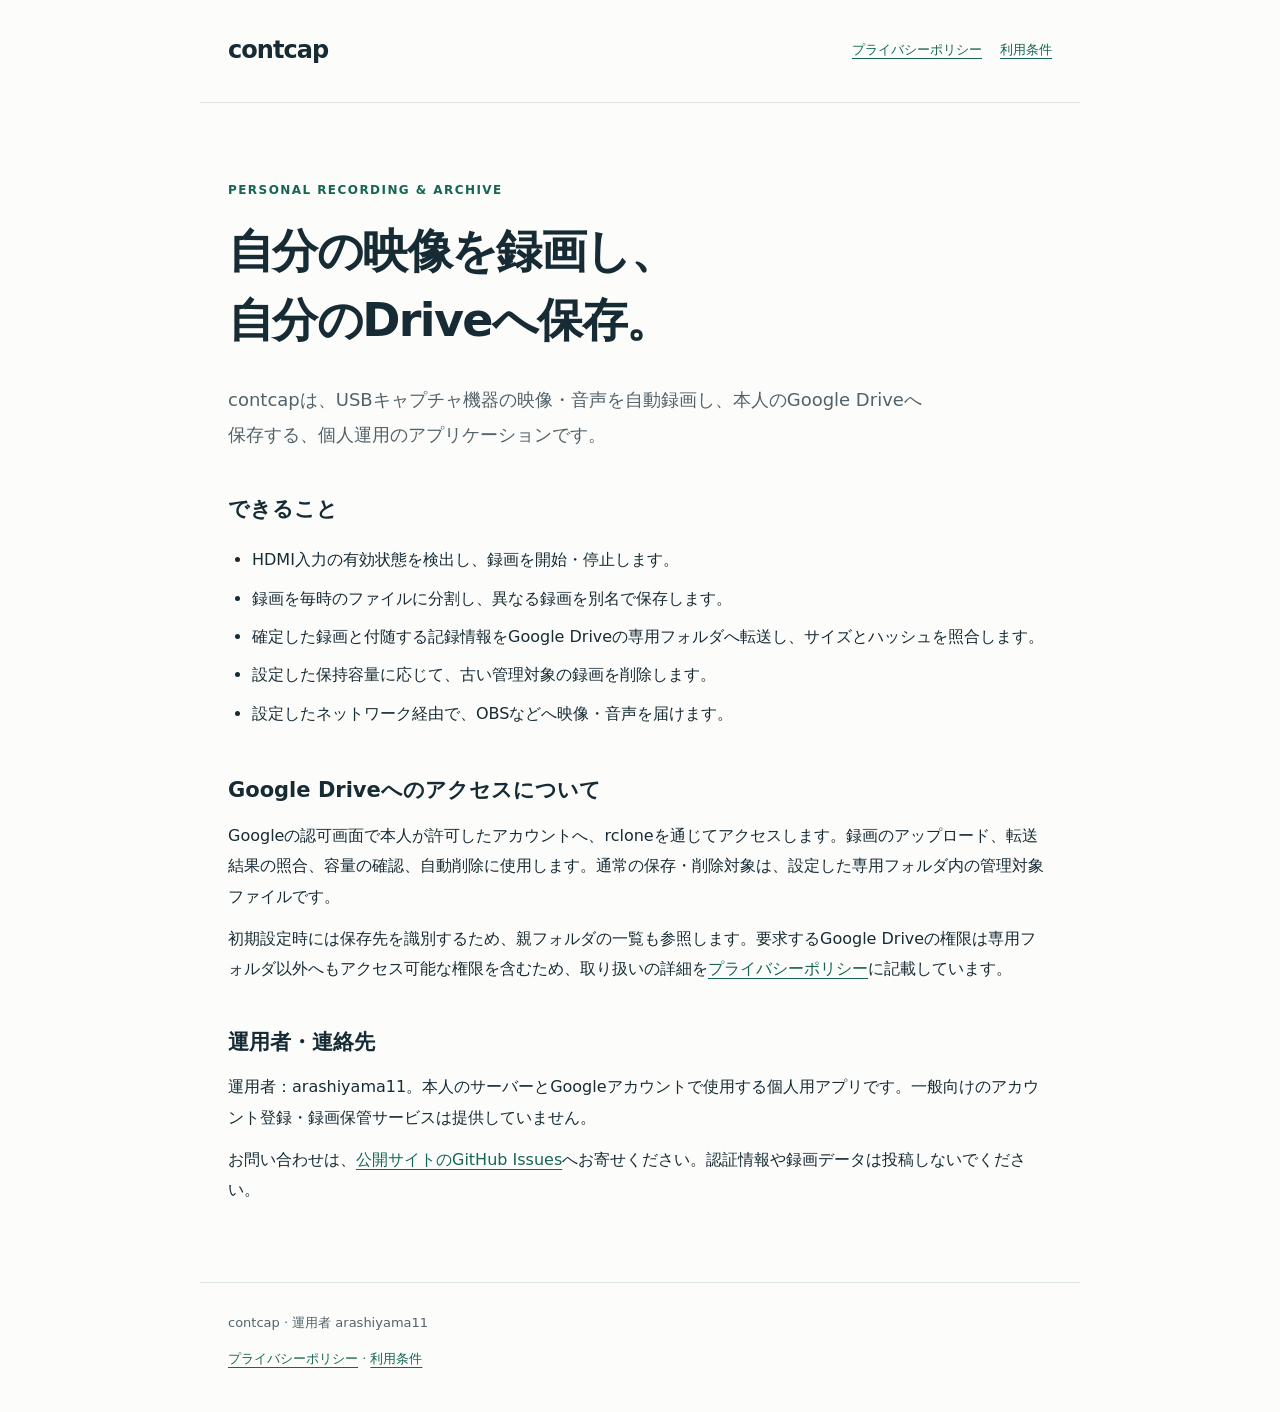
<file: index.html>
<!doctype html>
<html lang="ja">
<head>
  <meta charset="utf-8">
  <meta name="viewport" content="width=device-width, initial-scale=1">
  <meta name="description" content="contcapは、個人用の映像・音声の自動録画とGoogle Driveへの保存を行うアプリケーションです。">
  <title>contcap — 個人用の自動録画・Drive保存</title>
  <link rel="stylesheet" href="/style.css">
</head>
<body>
  <header><a class="brand" href="/">contcap</a><nav aria-label="サイト内"><a href="/privacy/">プライバシーポリシー</a><a href="/terms/">利用条件</a></nav></header>
  <main>
    <p class="eyebrow">Personal recording &amp; archive</p>
    <h1>自分の映像を録画し、<br>自分のDriveへ保存。</h1>
    <p class="lead">contcapは、USBキャプチャ機器の映像・音声を自動録画し、本人のGoogle Driveへ保存する、個人運用のアプリケーションです。</p>
    <section>
      <h2>できること</h2>
      <ul>
        <li>HDMI入力の有効状態を検出し、録画を開始・停止します。</li>
        <li>録画を毎時のファイルに分割し、異なる録画を別名で保存します。</li>
        <li>確定した録画と付随する記録情報をGoogle Driveの専用フォルダへ転送し、サイズとハッシュを照合します。</li>
        <li>設定した保持容量に応じて、古い管理対象の録画を削除します。</li>
        <li>設定したネットワーク経由で、OBSなどへ映像・音声を届けます。</li>
      </ul>
    </section>
    <section>
      <h2>Google Driveへのアクセスについて</h2>
      <p>Googleの認可画面で本人が許可したアカウントへ、rcloneを通じてアクセスします。録画のアップロード、転送結果の照合、容量の確認、自動削除に使用します。通常の保存・削除対象は、設定した専用フォルダ内の管理対象ファイルです。</p>
      <p>初期設定時には保存先を識別するため、親フォルダの一覧も参照します。要求するGoogle Driveの権限は専用フォルダ以外へもアクセス可能な権限を含むため、取り扱いの詳細を<a href="/privacy/">プライバシーポリシー</a>に記載しています。</p>
    </section>
    <section>
      <h2>運用者・連絡先</h2>
      <p>運用者：arashiyama11。本人のサーバーとGoogleアカウントで使用する個人用アプリです。一般向けのアカウント登録・録画保管サービスは提供していません。</p>
      <p>お問い合わせは、<a href="https://github.com/arashiyama11/arashiyama11.github.io/issues">公開サイトのGitHub Issues</a>へお寄せください。認証情報や録画データは投稿しないでください。</p>
    </section>
  </main>
  <footer><p>contcap · 運用者 arashiyama11</p><a href="/privacy/">プライバシーポリシー</a> · <a href="/terms/">利用条件</a></footer>
</body>
</html>
</file>
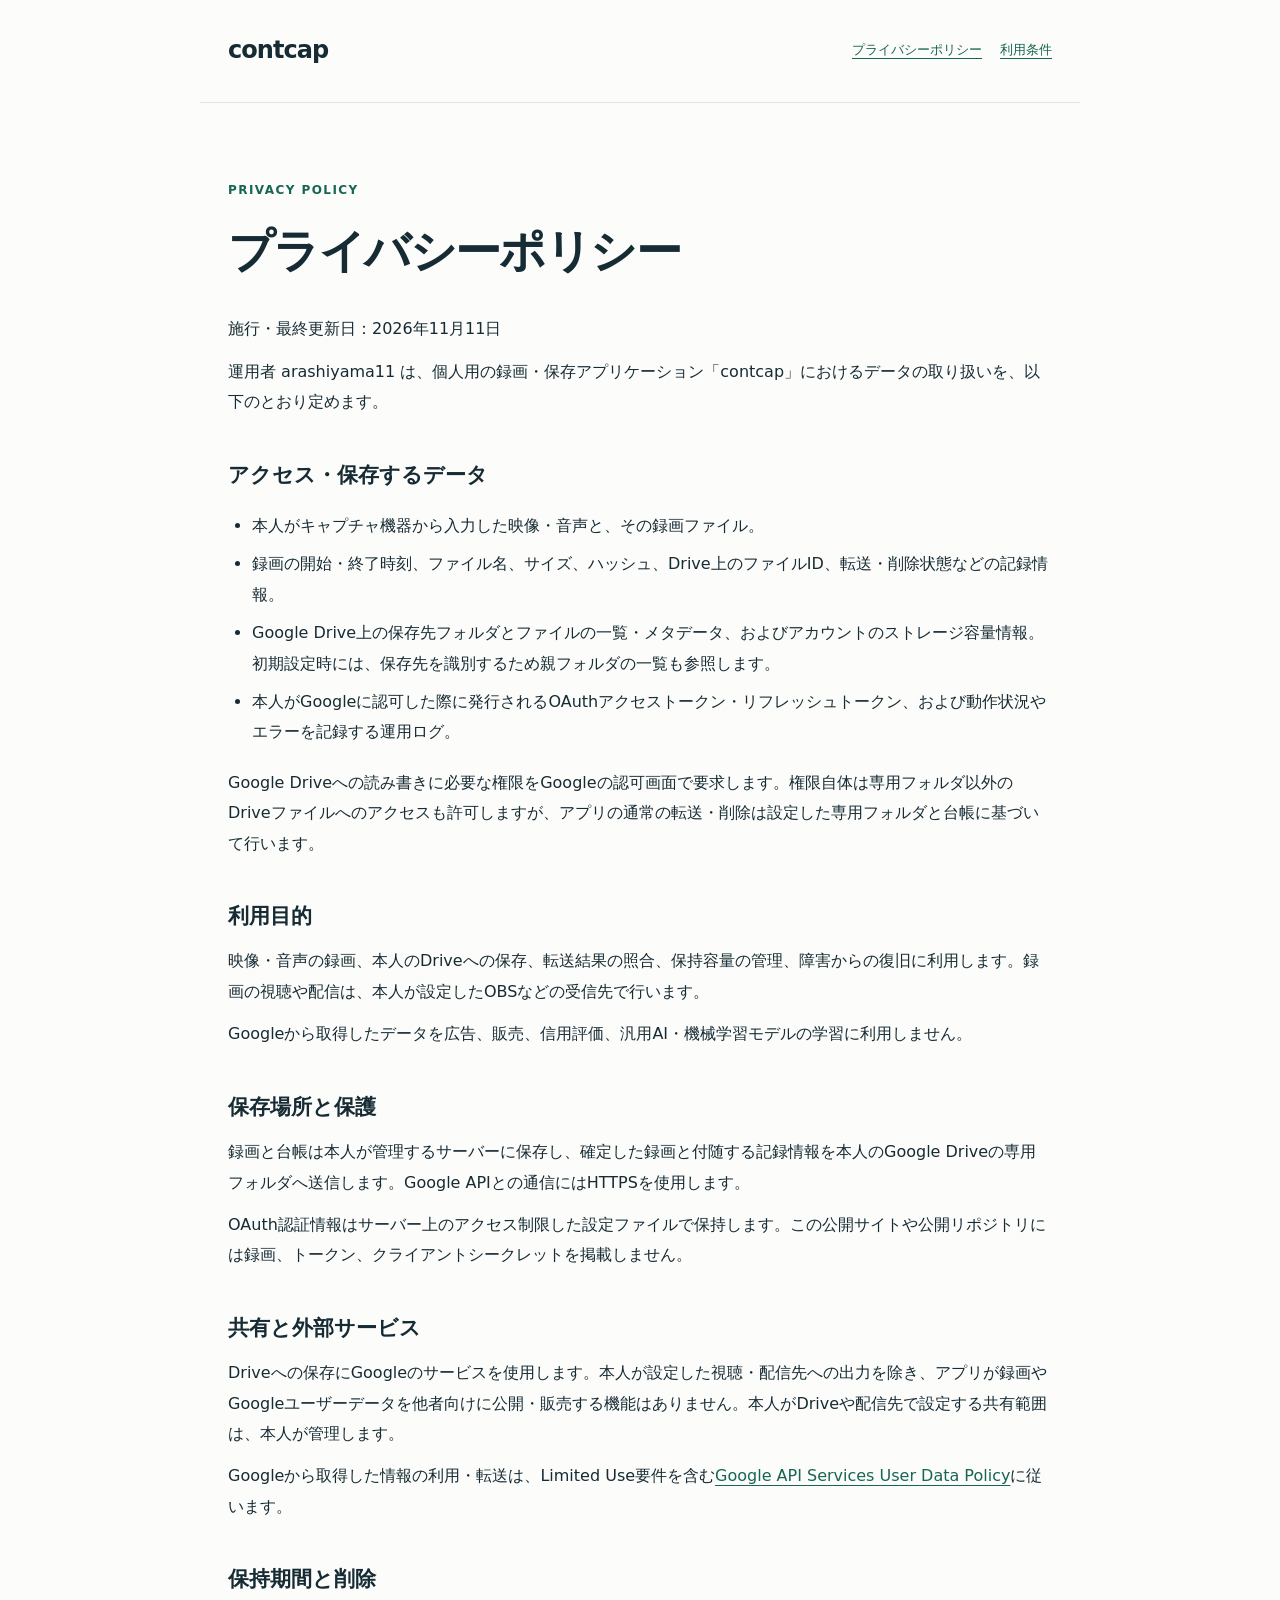
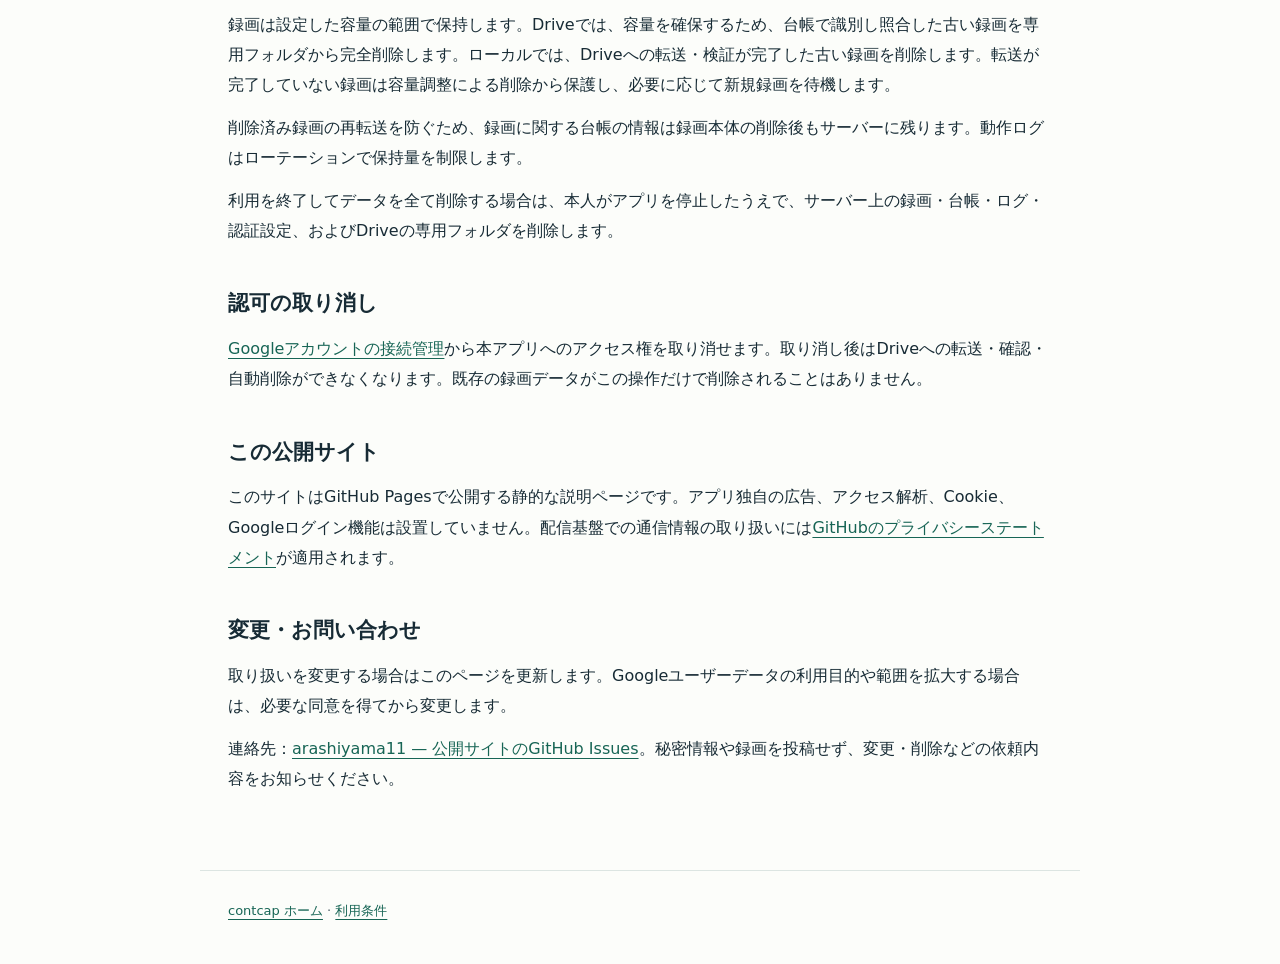
<file: privacy/index.html>
<!doctype html>
<html lang="ja">
<head>
  <meta charset="utf-8">
  <meta name="viewport" content="width=device-width, initial-scale=1">
  <title>プライバシーポリシー | contcap</title>
  <link rel="stylesheet" href="/style.css">
</head>
<body>
  <header><a class="brand" href="/">contcap</a><nav aria-label="サイト内"><a href="/privacy/" aria-current="page">プライバシーポリシー</a><a href="/terms/">利用条件</a></nav></header>
  <main>
    <p class="eyebrow">Privacy policy</p>
    <h1>プライバシーポリシー</h1>
    <p>施行・最終更新日：2026年11月11日</p>
    <p>運用者 arashiyama11 は、個人用の録画・保存アプリケーション「contcap」におけるデータの取り扱いを、以下のとおり定めます。</p>
    <section><h2>アクセス・保存するデータ</h2>
      <ul>
        <li>本人がキャプチャ機器から入力した映像・音声と、その録画ファイル。</li>
        <li>録画の開始・終了時刻、ファイル名、サイズ、ハッシュ、Drive上のファイルID、転送・削除状態などの記録情報。</li>
        <li>Google Drive上の保存先フォルダとファイルの一覧・メタデータ、およびアカウントのストレージ容量情報。初期設定時には、保存先を識別するため親フォルダの一覧も参照します。</li>
        <li>本人がGoogleに認可した際に発行されるOAuthアクセストークン・リフレッシュトークン、および動作状況やエラーを記録する運用ログ。</li>
      </ul>
      <p>Google Driveへの読み書きに必要な権限をGoogleの認可画面で要求します。権限自体は専用フォルダ以外のDriveファイルへのアクセスも許可しますが、アプリの通常の転送・削除は設定した専用フォルダと台帳に基づいて行います。</p>
    </section>
    <section><h2>利用目的</h2>
      <p>映像・音声の録画、本人のDriveへの保存、転送結果の照合、保持容量の管理、障害からの復旧に利用します。録画の視聴や配信は、本人が設定したOBSなどの受信先で行います。</p>
      <p>Googleから取得したデータを広告、販売、信用評価、汎用AI・機械学習モデルの学習に利用しません。</p>
    </section>
    <section><h2>保存場所と保護</h2>
      <p>録画と台帳は本人が管理するサーバーに保存し、確定した録画と付随する記録情報を本人のGoogle Driveの専用フォルダへ送信します。Google APIとの通信にはHTTPSを使用します。</p>
      <p>OAuth認証情報はサーバー上のアクセス制限した設定ファイルで保持します。この公開サイトや公開リポジトリには録画、トークン、クライアントシークレットを掲載しません。</p>
    </section>
    <section><h2>共有と外部サービス</h2>
      <p>Driveへの保存にGoogleのサービスを使用します。本人が設定した視聴・配信先への出力を除き、アプリが録画やGoogleユーザーデータを他者向けに公開・販売する機能はありません。本人がDriveや配信先で設定する共有範囲は、本人が管理します。</p>
      <p>Googleから取得した情報の利用・転送は、Limited Use要件を含む<a href="https://developers.google.com/terms/api-services-user-data-policy">Google API Services User Data Policy</a>に従います。</p>
    </section>
    <section><h2>保持期間と削除</h2>
      <p>録画は設定した容量の範囲で保持します。Driveでは、容量を確保するため、台帳で識別し照合した古い録画を専用フォルダから完全削除します。ローカルでは、Driveへの転送・検証が完了した古い録画を削除します。転送が完了していない録画は容量調整による削除から保護し、必要に応じて新規録画を待機します。</p>
      <p>削除済み録画の再転送を防ぐため、録画に関する台帳の情報は録画本体の削除後もサーバーに残ります。動作ログはローテーションで保持量を制限します。</p>
      <p>利用を終了してデータを全て削除する場合は、本人がアプリを停止したうえで、サーバー上の録画・台帳・ログ・認証設定、およびDriveの専用フォルダを削除します。</p>
    </section>
    <section><h2>認可の取り消し</h2>
      <p><a href="https://myaccount.google.com/connections">Googleアカウントの接続管理</a>から本アプリへのアクセス権を取り消せます。取り消し後はDriveへの転送・確認・自動削除ができなくなります。既存の録画データがこの操作だけで削除されることはありません。</p>
    </section>
    <section><h2>この公開サイト</h2>
      <p>このサイトはGitHub Pagesで公開する静的な説明ページです。アプリ独自の広告、アクセス解析、Cookie、Googleログイン機能は設置していません。配信基盤での通信情報の取り扱いには<a href="https://docs.github.com/en/site-policy/privacy-policies/github-general-privacy-statement">GitHubのプライバシーステートメント</a>が適用されます。</p>
    </section>
    <section><h2>変更・お問い合わせ</h2>
      <p>取り扱いを変更する場合はこのページを更新します。Googleユーザーデータの利用目的や範囲を拡大する場合は、必要な同意を得てから変更します。</p>
      <p>連絡先：<a href="https://github.com/arashiyama11/arashiyama11.github.io/issues">arashiyama11 — 公開サイトのGitHub Issues</a>。秘密情報や録画を投稿せず、変更・削除などの依頼内容をお知らせください。</p>
    </section>
  </main>
  <footer><a href="/">contcap ホーム</a> · <a href="/terms/">利用条件</a></footer>
</body>
</html>
</file>
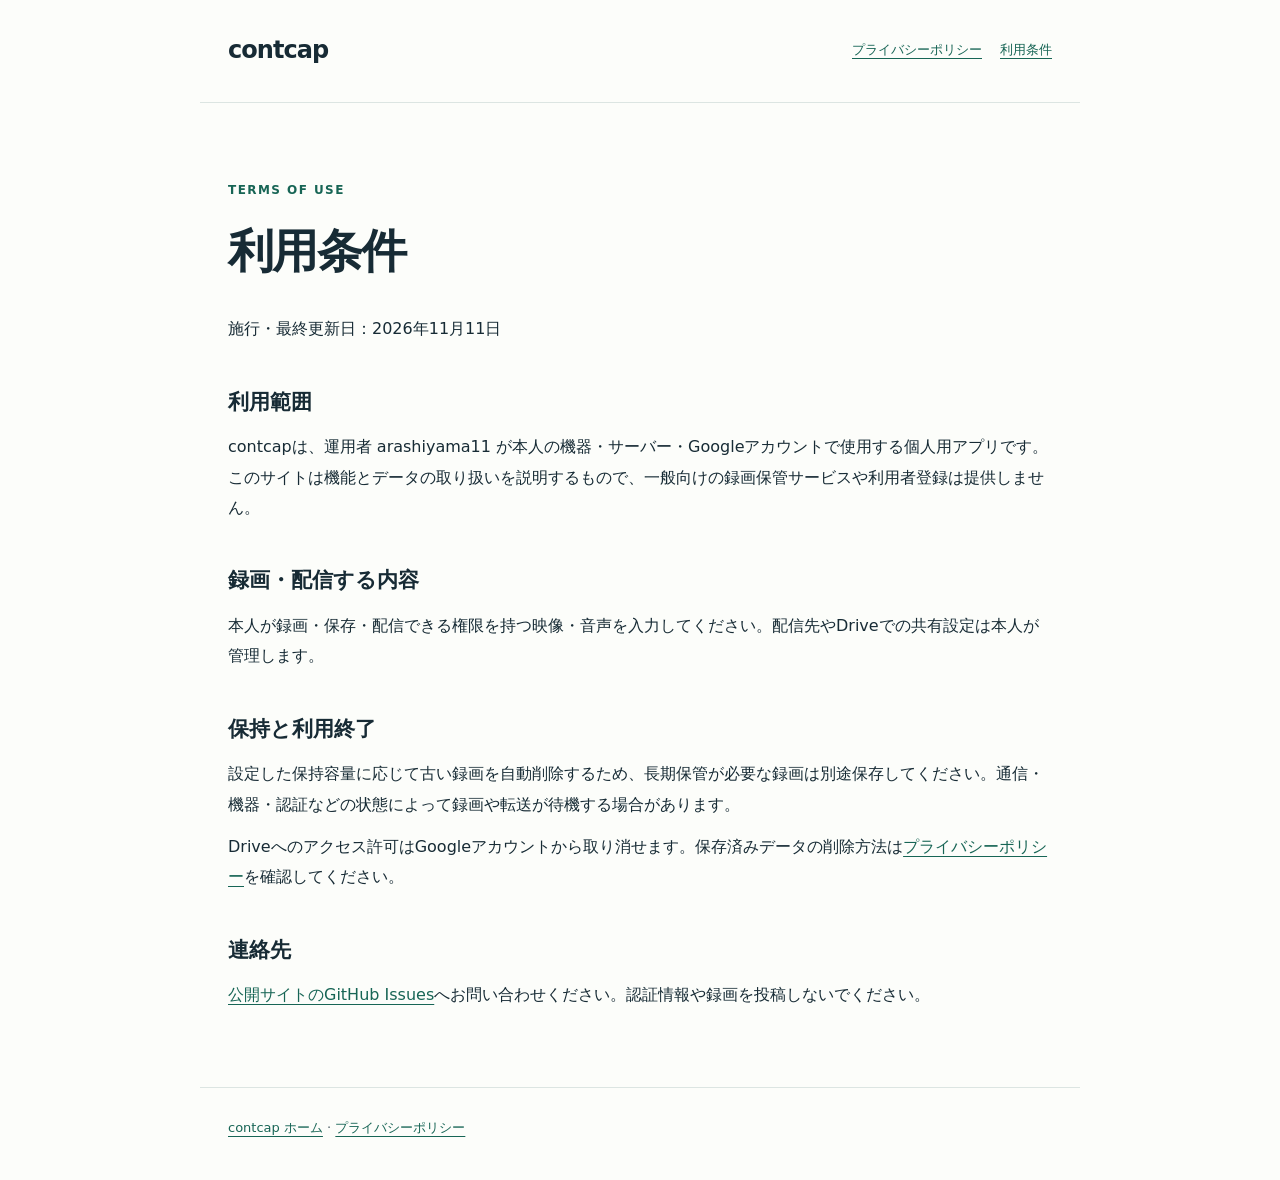
<file: terms/index.html>
<!doctype html>
<html lang="ja">
<head>
  <meta charset="utf-8">
  <meta name="viewport" content="width=device-width, initial-scale=1">
  <title>利用条件 | contcap</title>
  <link rel="stylesheet" href="/style.css">
</head>
<body>
  <header><a class="brand" href="/">contcap</a><nav aria-label="サイト内"><a href="/privacy/">プライバシーポリシー</a><a href="/terms/" aria-current="page">利用条件</a></nav></header>
  <main>
    <p class="eyebrow">Terms of use</p>
    <h1>利用条件</h1>
    <p>施行・最終更新日：2026年11月11日</p>
    <section><h2>利用範囲</h2><p>contcapは、運用者 arashiyama11 が本人の機器・サーバー・Googleアカウントで使用する個人用アプリです。このサイトは機能とデータの取り扱いを説明するもので、一般向けの録画保管サービスや利用者登録は提供しません。</p></section>
    <section><h2>録画・配信する内容</h2><p>本人が録画・保存・配信できる権限を持つ映像・音声を入力してください。配信先やDriveでの共有設定は本人が管理します。</p></section>
    <section><h2>保持と利用終了</h2><p>設定した保持容量に応じて古い録画を自動削除するため、長期保管が必要な録画は別途保存してください。通信・機器・認証などの状態によって録画や転送が待機する場合があります。</p><p>Driveへのアクセス許可はGoogleアカウントから取り消せます。保存済みデータの削除方法は<a href="/privacy/">プライバシーポリシー</a>を確認してください。</p></section>
    <section><h2>連絡先</h2><p><a href="https://github.com/arashiyama11/arashiyama11.github.io/issues">公開サイトのGitHub Issues</a>へお問い合わせください。認証情報や録画を投稿しないでください。</p></section>
  </main>
  <footer><a href="/">contcap ホーム</a> · <a href="/privacy/">プライバシーポリシー</a></footer>
</body>
</html>
</file>
<file: style.css>
:root{color-scheme:light;--ink:#172b35;--muted:#52626a;--accent:#176555;--line:#dce5e2;--paper:#fcfdfa}
*{box-sizing:border-box}body{margin:0;background:var(--paper);color:var(--ink);font-family:system-ui,-apple-system,BlinkMacSystemFont,"Segoe UI",sans-serif;line-height:1.9}header,main,footer{max-width:880px;margin:auto;padding:28px 28px}header{display:flex;align-items:center;justify-content:space-between;gap:24px;border-bottom:1px solid var(--line)}.brand{font-size:24px;font-weight:750;letter-spacing:-.04em;text-decoration:none;color:var(--ink)}nav{display:flex;flex-wrap:wrap;gap:18px;font-size:13px}main{padding-top:64px;padding-bottom:64px}.eyebrow{text-transform:uppercase;letter-spacing:.12em;font-size:12px;font-weight:700;color:var(--accent)}h1{font-size:clamp(30px,5vw,46px);line-height:1.5;letter-spacing:-.035em;margin:16px 0 28px}h2{font-size:21px;line-height:1.5;margin:0 0 14px}.lead{font-size:18px;color:var(--muted);max-width:700px}section{margin-top:42px}p{margin:12px 0}ul{padding-left:1.5em}li{padding:4px 0}a{color:var(--accent);text-underline-offset:4px;overflow-wrap:anywhere}a:hover{text-decoration-thickness:2px}a:focus-visible{outline:3px solid var(--accent);outline-offset:5px}footer{border-top:1px solid var(--line);font-size:13px;color:var(--muted);padding-bottom:40px}footer p{margin-top:0}@media(max-width:580px){header{align-items:flex-start;flex-direction:column;gap:14px}header,main,footer{padding-left:22px;padding-right:22px}main{padding-top:36px}nav{font-size:12px;gap:12px}}
</file>
